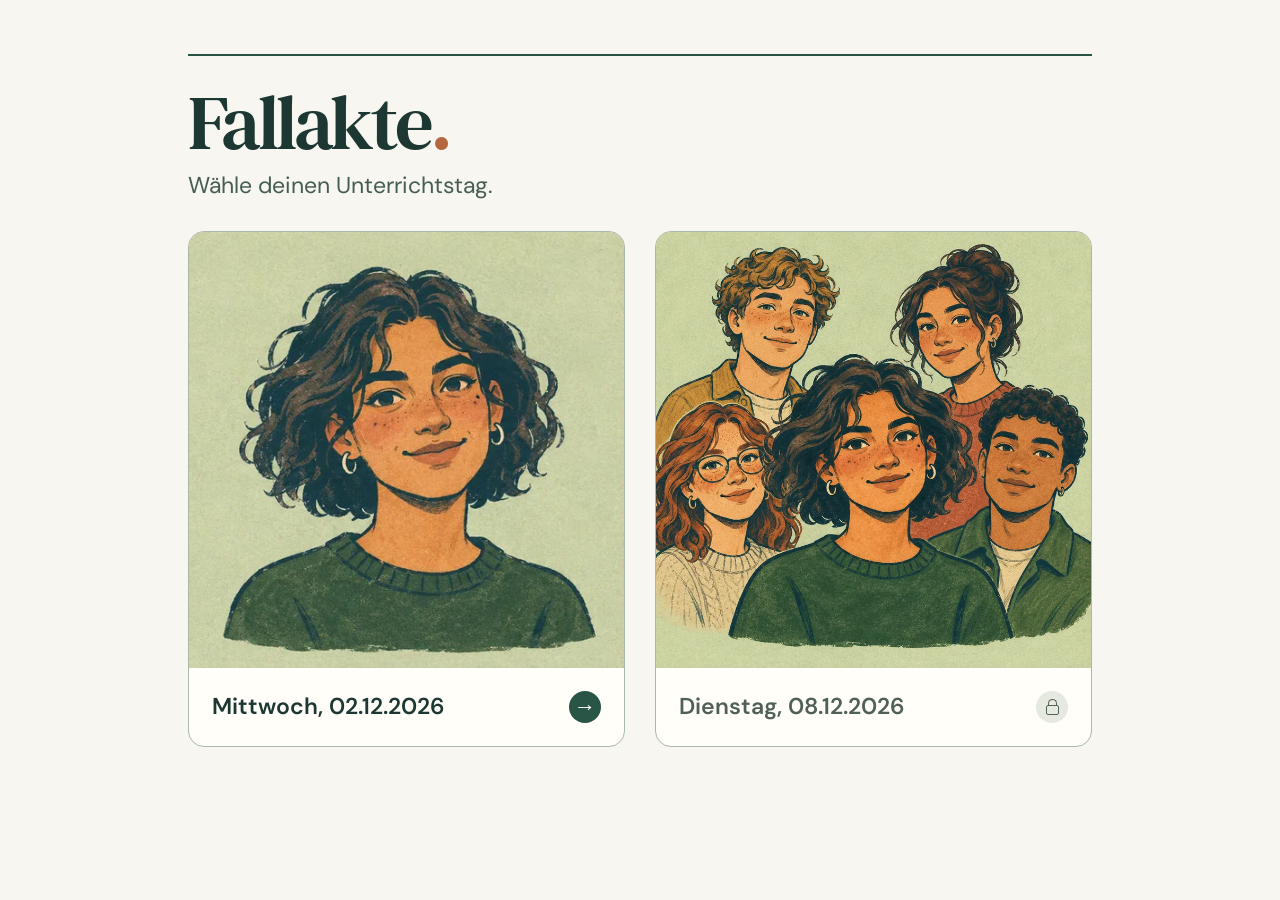
<file: index.html>
<!doctype html>
<html lang="de">
<head>
  <meta charset="utf-8">
  <meta name="viewport" content="width=device-width, initial-scale=1">
  <meta name="theme-color" content="#183c37">
  <title>Fallakte.</title>
  <link rel="stylesheet" href="tagesauswahl/start.css">
</head>
<body>
  <main id="auswahl" aria-labelledby="titel">
    <header>
      <h1 id="titel">Fallakte<span>.</span></h1>
      <p>Wähle deinen Unterrichtstag.</p>
    </header>
    <div class="tage">
      <h2>
        <button class="tag" id="erster-tag" data-modulnavigation aria-labelledby="datum-02" data-entry="02-12.html">
          <img width="480" height="480" src="assets/laura.webp" alt="Porträt von Laura">
          <span class="beschriftung"><span id="datum-02">Mittwoch, 02.12.2026</span><span class="zeichen" aria-hidden="true"></span></span>
        </button>
      </h2>
      <h2>
        <button class="tag" id="zweiter-tag" aria-labelledby="datum-08" disabled>
          <img width="820" height="820" src="tagesauswahl/assets/laura-umfeld.webp" alt="Laura mit vier Personen aus ihrem Umfeld">
          <span class="beschriftung"><span id="datum-08">Dienstag, 08.12.2026</span><span class="zeichen" aria-hidden="true"></span></span>
        </button>
      </h2>
    </div>
  </main>
  <section id="arbeitsplatz" aria-label="Gewählter Unterrichtstag" hidden>
    <nav id="tagesnavigation" aria-label="Navigation im Unterrichtstag">
      <button id="zurueck" type="button"><span aria-hidden="true">←</span> Tagesauswahl</button>
      <span class="wortmarke" aria-hidden="true">Fallakte.</span>
      <span id="modulaktionen"></span>
      <span id="gespraechsstand" role="status" aria-atomic="true" hidden></span>
    </nav>
  </section>
  <script src="tagesauswahl/sitzung.js"></script>
  <script src="tagesauswahl/start.js"></script>
</body>
</html>
</file>
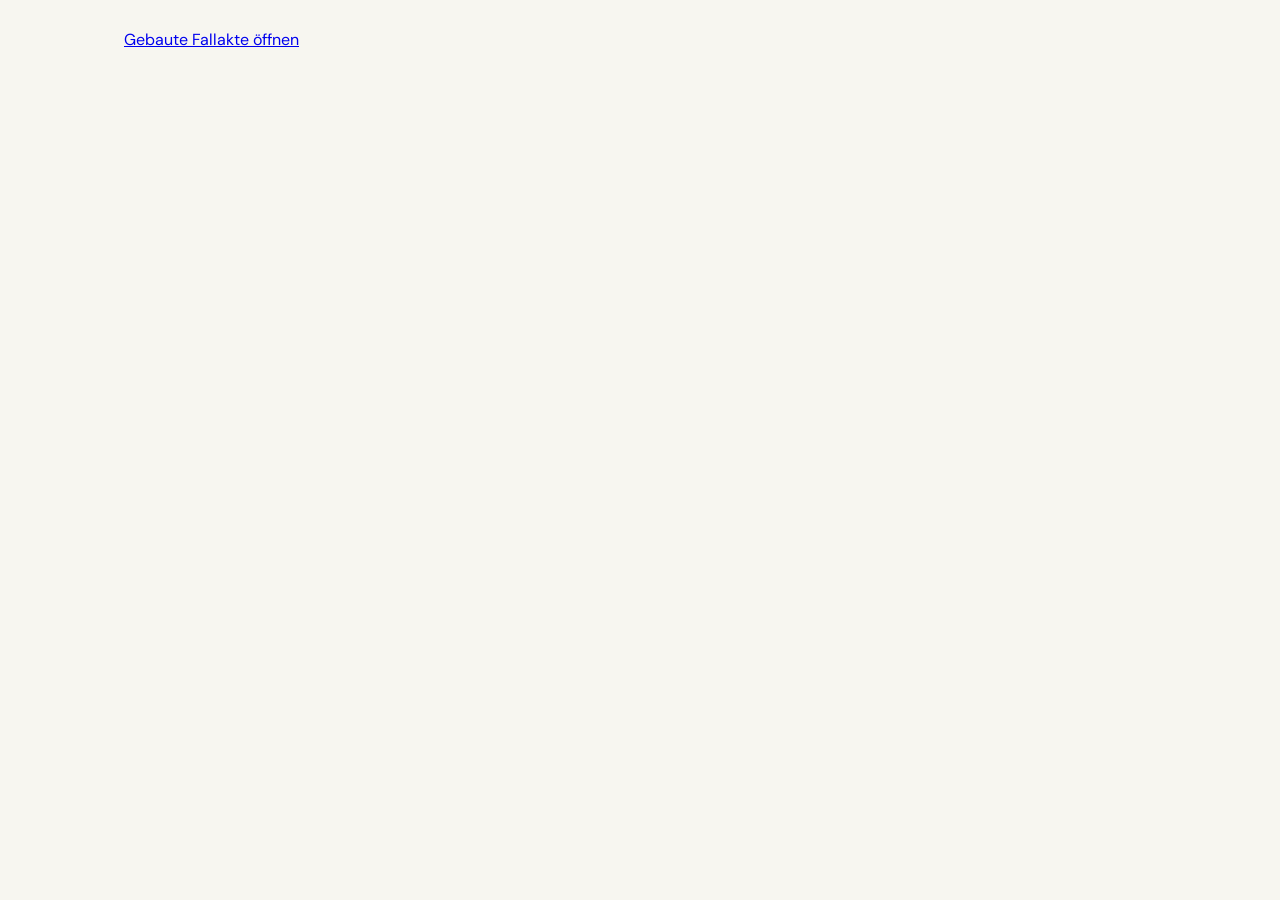
<file: module/08-12/index.html>
<!doctype html>
<html lang="de">
<head>
  <meta charset="utf-8">
  <meta name="viewport" content="width=device-width, initial-scale=1">
  <title>Lauras Nachrichten · Dienstag, 08.12.2026</title>
  <link rel="stylesheet" href="nachrichten.css">
</head>
<body>
  <nav id="local" aria-label="Navigation" hidden></nav>
  <template id="personenbilder">
    <img data-person="Laura" src="../../assets/laura.webp" alt="">
    <img data-person="Mutter" src="assets/mutter.webp" alt="">
    <img data-person="Freundin" src="assets/freundin.webp" alt="">
    <img data-person="Großmutter" src="assets/grossmutter.webp" alt="">
    <img data-person="Vater" src="assets/vater.webp" alt="">
  </template>
  <main id="page"></main>
  <script type="application/json" id="material"></script>
  <script src="../../app/ui.js"></script>
  <script src="nachrichten.js"></script>
</body>
</html>
</file>
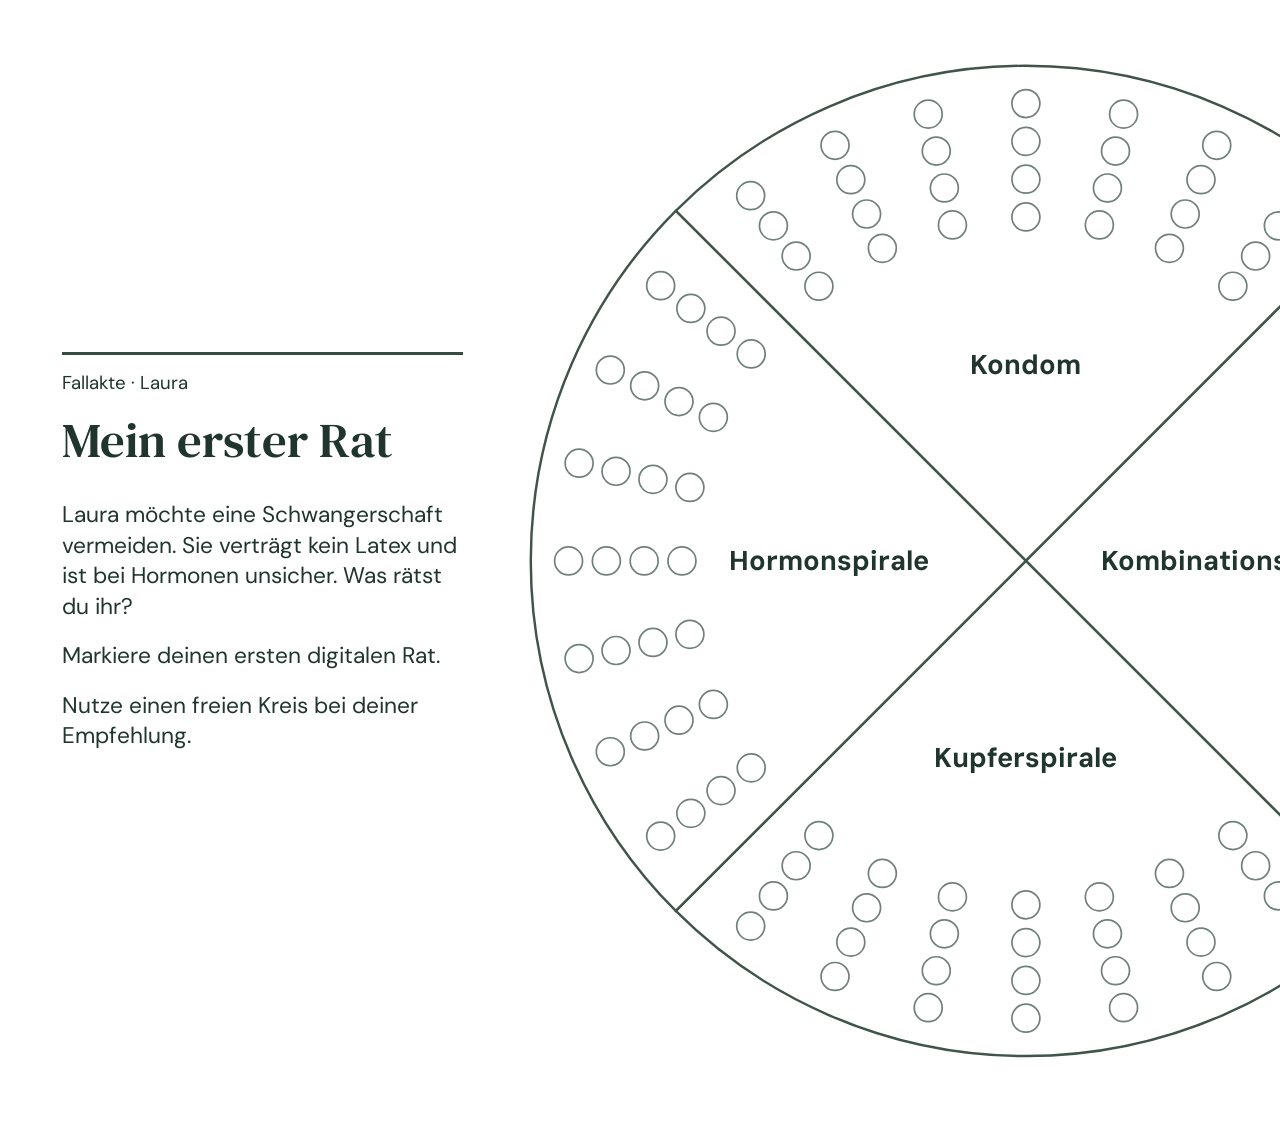
<file: material/lehrkraft/empfehlungsrad.html>
<!doctype html>
<html lang="de">
<head>
<meta charset="utf-8">
<title>Empfehlungsrad · Laura</title>
<style>
@page { size: A3 landscape; margin: 0 }
@font-face { font-family: DM Sans; src: url("../../assets/dmsans.ttf") }
@font-face { font-family: DM Serif; src: url("../../assets/dmseriftext.ttf") }
* { box-sizing: border-box }
body { margin: 0; color: #20352e; font: 17pt/1.35 "DM Sans", sans-serif }
main { width: 420mm; height: 297mm; padding: 16.5mm; display: grid; grid-template-columns: 106mm 264mm; gap: 17mm; align-items: center }
header { border-top: 1mm solid #354d40; padding-top: 4mm; font-size: 14pt }
h1 { font: 37pt/1.06 "DM Serif", Georgia, serif; margin: 5mm 0 9mm }
p { margin: 0 0 5mm }
svg { display: block; width: 264mm; height: 264mm; overflow: visible }
.sector { fill: white; stroke: #40554a; stroke-width: .65; stroke-linejoin: round }
.mark { stroke: #718078; stroke-width: .45; fill: white }
text { font: bold 7.2px "DM Sans", sans-serif; text-anchor: middle; fill: #20352e }
</style>
</head>
<body>
<main>
<section>
<header>Fallakte · Laura</header>
<h1></h1>
<p id="question"></p>
<p id="paper"></p>
<p>Nutze einen freien Kreis bei deiner Empfehlung.</p>
</section>
<svg xmlns="http://www.w3.org/2000/svg" viewBox="-132 -132 264 264" role="img" aria-label="Empfehlungsrad"></svg>
</main>
<script src="../../data/dialogdaten.js"></script>
<script>
const finalVote = new URLSearchParams(location.search).get('rad') === '2';
document.querySelector('h1').textContent = finalVote ? 'Mein letzter Rat' : 'Mein erster Rat';
document.querySelector('#question').textContent = finalVote
  ? 'Was rätst du Laura jetzt?'
  : 'Laura möchte eine Schwangerschaft vermeiden. Sie verträgt kein Latex und ist bei Hormonen unsicher. Was rätst du ihr?';
document.querySelector('#paper').textContent = finalVote
  ? 'Wählst du „Kondom + weitere Methode“? Halte beide Methoden in deinem digitalen Schlussrat fest.'
  : 'Markiere deinen ersten digitalen Rat.';
const labels = ['K','P','Cu','H'].map(id => [FALLAKTE.methods[id][0]]);
if (finalVote) labels.push(['Kondom +', 'weitere Methode']);

const wheel = document.querySelector('svg');
function add(parent, element, attrs, value) {
  const node = document.createElementNS(wheel.namespaceURI, element);
  for (const [key, val] of Object.entries(attrs)) node.setAttribute(key, val);
  if (value) node.textContent = value;
  parent.append(node);
  return node;
}
function point(radius, degrees) {
  const angle = degrees * Math.PI / 180;
  return [radius * Math.cos(angle), radius * Math.sin(angle)];
}
const span = 360 / labels.length;
labels.forEach((lines, index) => {
  const center = -90 + index * span;
  const start = point(131, center - span / 2);
  const end = point(131, center + span / 2);
  const field = add(wheel, 'g', {'aria-label': lines.join(' ')});
  add(field, 'path', {class: 'sector', d: 'M0 0 L'+start+' A131 131 0 0 1 '+end+' Z'});
  const [x, y] = point(52, center);
  lines.forEach((line, i) => add(field, 'text', {x, y: y + 2.5 + (i - (lines.length-1)/2)*8.5}, line));
  for (const radius of [91, 101, 111, 121]) {
    for (let column = -3; column <= 3; column++) {
      const [cx, cy] = point(radius, center + column * (span - 16) / 6);
      add(field, 'circle', {class: 'mark', cx, cy, r: 3.7});
    }
  }
});
</script>
</body>
</html>
</file>
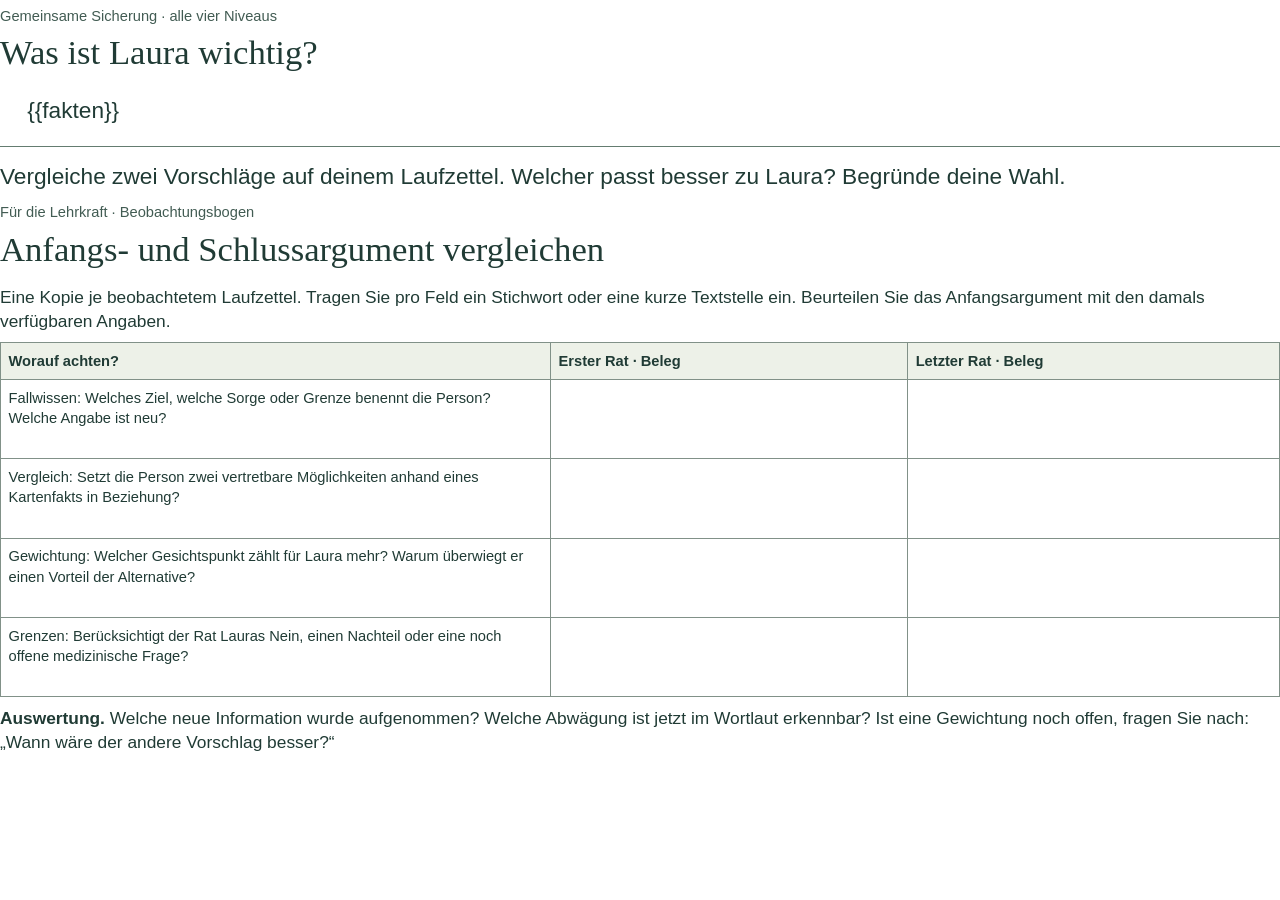
<file: material/lehrkraft/unterrichtsstopp.html>
<!doctype html>
<html lang="de"><meta charset="utf-8"><title>Laura · Unterrichtsstopp und Beobachtung</title>
<style>
@page{size:A4;margin:16mm}@page folie{size:A4 landscape;margin:13mm 16mm}
.folie{page:folie;font-size:17pt;line-height:1.25}.folie li{margin:.35em 0}*{box-sizing:border-box}body{margin:0;font:13pt/1.4 Arial,sans-serif;color:#203b35}
section+section{break-before:page}h1{font:26pt/1.15 Georgia,serif;margin:.2em 0 .45em}
p{margin:.5em 0}.label{font-size:11pt;color:#425c53}ul{padding-left:1.2em}li{margin:.5em 0}
.compare{border-top:1pt solid #647c70;padding-top:.65em}table{width:100%;border-collapse:collapse;font-size:11pt}th,td{border:1px solid #819188;padding:2mm;text-align:left;vertical-align:top}
td:first-child{width:43%}th{background:#edf1e8}td{height:21mm}
</style>
<section class="folie"><p class="label">Gemeinsame Sicherung · alle vier Niveaus</p>
<h1>Was ist Laura wichtig?</h1>
<ul>{{fakten}}</ul>
<p class="compare">Vergleiche zwei Vorschläge auf deinem Laufzettel. Welcher passt besser zu Laura? Begründe deine Wahl.</p>
</section>
<section><p class="label">Für die Lehrkraft · Beobachtungsbogen</p>
<h1>Anfangs- und Schlussargument vergleichen</h1>
<p>Eine Kopie je beobachtetem Laufzettel. Tragen Sie pro Feld ein Stichwort oder eine kurze Textstelle ein. Beurteilen Sie das Anfangsargument mit den damals verfügbaren Angaben.</p>
<table>
<tr><th>Worauf achten?</th><th>Erster Rat · Beleg</th><th>Letzter Rat · Beleg</th></tr>
<tr><td>Fallwissen: Welches Ziel, welche Sorge oder Grenze benennt die Person? Welche Angabe ist neu?</td><td></td><td></td></tr>
<tr><td>Vergleich: Setzt die Person zwei vertretbare Möglichkeiten anhand eines Kartenfakts in Beziehung?</td><td></td><td></td></tr>
<tr><td>Gewichtung: Welcher Gesichtspunkt zählt für Laura mehr? Warum überwiegt er einen Vorteil der Alternative?</td><td></td><td></td></tr>
<tr><td>Grenzen: Berücksichtigt der Rat Lauras Nein, einen Nachteil oder eine noch offene medizinische Frage?</td><td></td><td></td></tr>
</table>
<p><b>Auswertung.</b> Welche neue Information wurde aufgenommen? Welche Abwägung ist jetzt im Wortlaut erkennbar? Ist eine Gewichtung noch offen, fragen Sie nach: „Wann wäre der andere Vorschlag besser?“</p>
</section></html>
</file>
<file: tagesauswahl/start.css>
@font-face {
  font-family: "DM Sans";
  src: url("../assets/dmsans.ttf") format("truetype");
  font-weight: 100 1000;
  font-display: swap;
}
@font-face {
  font-family: "DM Serif Text";
  src: url("../assets/dmseriftext.ttf") format("truetype");
  font-display: swap;
}
:root {
  color-scheme: light;
  font-family: "DM Sans", Arial, sans-serif;
  color: #1d3833;
  background: #f7f6f0;
}
* { box-sizing: border-box; }
[hidden] { display: none !important; }
body, h1, h2, p { margin: 0; }
button { font: inherit; color: inherit; cursor: pointer; touch-action: manipulation; }
button:focus-visible { outline: 3px solid #974c1f; outline-offset: 4px; }

#auswahl {
  width: min(94%, 956px);
  margin-inline: auto;
  padding: clamp(22px, 6vh, 72px) clamp(6px, 2vw, 26px) 36px;
}
#auswahl header {
  margin-bottom: clamp(18px, 3.5vh, 38px);
  border-top: 2px solid #285345;
  padding-top: clamp(16px, 3vh, 36px);
}
h1 {
  font: clamp(48px, 6vw, 80px)/1.04 "DM Serif Text", Georgia, serif;
  letter-spacing: -.045em;
}
h1 span { color: #b76740; }
header p { font-size: clamp(18px, 2vw, 23px); margin-top: 7px; color: #465d52; }
.tage { display: grid; grid-template-columns: repeat(2, minmax(0, 1fr)); gap: clamp(14px, 2.6vw, 30px); }
h2 { min-width: 0; font: 600 clamp(16px, 2vw, 23px)/1.3 "DM Sans", Arial, sans-serif; }
.tag {
  width: 100%;
  display: block;
  text-align: left;
  border: 1px solid #aab8a7;
  border-radius: 16px;
  padding: 0;
  overflow: hidden;
  background: #fffef9;
}
.tag:enabled:hover { border-color: #265444; box-shadow: 0 2px 9px #20433526; }
.tag:disabled { opacity: 1; cursor: default; color: #506056; }
.tag img { display: block; width: 100%; height: auto; aspect-ratio: 1; }
.beschriftung {
  display: flex;
  align-items: center;
  justify-content: space-between;
  gap: 8px;
  padding: clamp(14px, 2vw, 23px);
}
.zeichen {
  display: grid;
  place-items: center;
  flex: 0 0 32px;
  height: 32px;
  border-radius: 50%;
  color: #fffef9;
  background: #285545;
}
.zeichen::before { content: '→'; font: 22px/1 Arial, sans-serif; }
:disabled .zeichen { position: relative; background: #e5e9df; color: #516353; }
:disabled .zeichen::before {
  content: ''; width: 7px; height: 6px; border: 1.8px solid; border-bottom: 0;
  border-radius: 5px 5px 0 0; transform: translateY(-4px);
}
:disabled .zeichen::after {
  position: absolute; content: ''; border: 1.8px solid; width: 11px;
  height: 8px; border-radius: 2px; top: 14px;
}
#arbeitsplatz { height: 100vh; height: 100dvh; display: flex; flex-direction: column; }
#arbeitsplatz { container-type: inline-size; }
#tagesnavigation {
  flex: none;
  display: flex;
  flex-wrap: wrap;
  align-items: center;
  justify-content: flex-start;
  column-gap: clamp(3px, 1vw, 14px);
  padding: 1px clamp(4px, 1.5vw, 24px);
  background: #183c37;
  color: #fbfcf6;
  font-size: .9375rem;
}
#tagesnavigation button {
  display: inline-flex;
  align-items: center;
  justify-content: center;
  gap: .35em;
  max-width: 100%;
  min-width: 44px;
  min-height: 44px;
  padding: .18em .48em;
  border: 0;
  border-radius: 5px;
  color: inherit;
  background: transparent;
  font: inherit;
  font-weight: 650;
  line-height: 1.16;
}
#tagesnavigation button:hover, #tagesnavigation [aria-current="page"] { background: #305548; }
#tagesnavigation button:focus-visible { outline: 2px solid #e0ebbf; outline-offset: -3px; }
#tagesnavigation svg { width: 1.15em; height: 1.15em; flex: none; fill: none; stroke: currentColor; stroke-width: 1.8; stroke-linejoin: round; stroke-linecap: round; }
.wortmarke { font: 1.55rem/1.45 "DM Serif Text", Georgia, serif; letter-spacing: -.04em; }
#modulaktionen { display: contents; }
#gespraechsstand { margin-inline-start: auto; padding: 1px .35em; font-size: .88rem; line-height: 1.4; font-weight: 600; }
@container (max-width: 48rem) { .wortmarke { display: none; } }
@container (min-width: 31rem) and (max-width: 48rem) {
  #tagesnavigation { column-gap: 3px; padding-inline: 4px; }
  #tagesnavigation button { padding-inline: .25em; }
  #gespraechsstand { flex: 1 0 9ch; text-align: right; text-wrap: balance; }
}
@container (max-width: 31rem) {
  #tagesnavigation { column-gap: 2px; justify-content: space-between; }
  #tagesnavigation button { flex-direction: column; gap: 1px; padding: 2px 3px; font-size: .875rem; }
  #gespraechsstand { margin-inline-start: 0; }
}
#arbeitsplatz iframe { display: block; width: 100%; flex: 1; min-height: 0; border: 0; }
@media (max-width: 580px) {
  #auswahl { width: min(100% - 28px, 396px); padding: 16px 0 24px; }
  .tage { grid-template-columns: 1fr; }
  .tag { display: grid; grid-template-columns: 42% 1fr; align-items: stretch; }
  .beschriftung { flex-direction: column; justify-content: center; align-items: flex-start; }
}
@media (min-width: 581px) and (max-height: 660px) {
  #auswahl { width: min(94%, max(620px, 116vh)); padding-block: 12px; }
  #auswahl header { padding-top: 10px; margin-bottom: 12px; }
  h1 { font-size: 44px; }
  .beschriftung { padding: 10px 14px; }
}
</file>
<file: module/08-12/nachrichten.css>
@font-face{font-family:"DM Sans";src:url(../../assets/dmsans.ttf)}
@font-face{font-family:"DM Serif Text";src:url(../../assets/dmseriftext.ttf)}
:root{color-scheme:light;font:100%/1.45 "DM Sans",system-ui,sans-serif;color:#233e34;background:#f7f6f0}
*{box-sizing:border-box}
[hidden]{display:none!important}
body{margin:0}
main,nav{width:min(100%,68rem);margin:auto;padding:clamp(.8rem,2.4vw,1.75rem)}
nav,.row,.levels,.options,.tools,.help-list{display:flex;flex-wrap:wrap;align-items:center;gap:.5rem}
nav{padding-block:.4rem;background:#fffef9}
h1,h2,h3,p,blockquote{margin:0}
h1,.question{font:normal clamp(1.7rem,4vw,2.75rem)/1.13 "DM Serif Text",Georgia,serif;letter-spacing:-.025em}
h2{font-size:1.18rem;line-height:1.3}
h3,legend{font-size:1.04rem;font-weight:700}
section,article,aside,details,fieldset{min-width:0}
main{overflow-wrap:anywhere}
button,summary,textarea{font:inherit;color:inherit}
button,summary{cursor:pointer;touch-action:manipulation}
button{min-height:44px;min-width:44px;max-width:100%;border:1px solid #a3b1a5;border-radius:.65rem;background:#fffef9;padding:.52rem .85rem;line-height:1.28;text-align:left;overflow-wrap:anywhere}
button:hover,summary:hover{background:#eef2e9}
button:focus-visible,summary:focus-visible,textarea:focus-visible{outline:3px solid #9b4c24;outline-offset:2px}
button[aria-pressed=true],.primary{background:#285441;color:white;border-color:#285441}
.primary:hover,button[aria-pressed=true]:hover{background:#1c4232}
main>*+*,.stack>*+*{margin-top:.8rem}
.eyebrow,.line-label{font-size:.9rem;font-weight:700;color:#52665a}
.intro,.panel,.notice{background:#fffef9;border:1px solid #c0cabe;border-radius:.85rem;padding:clamp(.75rem,1.7vw,1.12rem)}
.intro{background:#edf1e7}
.intro summary{font-weight:700}
summary{min-height:44px;align-content:center;padding:.3rem 0}
.work{display:grid;grid-template-columns:minmax(0,.83fr) minmax(0,1.17fr);gap:.85rem;align-items:start}
.work aside{border-top:3px solid #b87951}
.work article{border-top:3px solid #416751}
.lines{list-style:none;margin:.45rem 0 0;padding:0}
.lines li{display:flex;align-items:baseline;gap:.65rem;padding:.3rem 0}
.lines b{flex:none;width:1.5em;color:#4a6152;font-size:.9rem}
fieldset{margin:0;padding:0;border:0}
legend{margin:0 0 .35rem}
.options{align-items:stretch;flex-direction:column}
.category-grid{display:grid;grid-template-columns:repeat(2,minmax(0,1fr));gap:.45rem}
.map-cell{border:1px solid #c0cabe;border-radius:.65rem;padding:.55rem;min-width:0}
.map-field,.map-cell small{display:block}
.map-field small,.map-cell .feedback{font-size:.9em;margin-block:.25rem}
.map-field select{font:inherit;color:inherit;background:#fffef9;min-height:44px;width:100%;border:1px solid #83978b;border-radius:.5rem}
.map-field select:focus-visible{outline:3px solid #9b4c24;outline-offset:2px}
@media(max-width:27rem){main{padding-inline:.45rem}.map-cell{padding:.3rem}.map-field select{font-size:.9em}}
.note{border-left:3px solid #a86a39;background:#fbf1df;padding:.55rem .8rem}
.feedback{border-left:3px solid #497653;background:#edf4e9;padding:.55rem .8rem}
.retry{border-color:#aa5943;background:#fbede5}
.small{font-size:.94rem}
textarea{width:100%;min-height:4.5rem;border:1px solid #83978b;border-radius:.5rem;padding:.6rem;background:white}
.sources{color:#51655a;font-size:.9rem}
@media(max-width:43rem){.work{grid-template-columns:minmax(0,1fr)}.work{gap:.6rem}main>*+*,.stack>*+*{margin-top:.6rem}.panel{padding:.75rem}}
.pair-label{max-width:100%;display:inline-flex;flex-wrap:wrap;align-items:center;gap:.5rem}
.pair-label select{font:inherit;color:inherit;background:#fffef9;min-height:44px;width:8.5em;min-width:44px;max-width:100%;border:1px solid #83978b;border-radius:.5rem}

.short-lines{white-space:pre-line}

.letter{display:grid;grid-template-columns:clamp(5.25rem,13vw,8rem) minmax(0,1fr);column-gap:1.15rem;align-items:start}
.letter img{grid-row:span 3;width:100%;aspect-ratio:1;border-radius:1rem;object-fit:cover}
.signature{font-weight:700;color:#486653}
.letter h1,.restart h1{font-size:clamp(1.48rem,3vw,2rem);margin:.1rem 0 .35rem}
.message-text p+p{margin-top:.24em}
.letter .message-text{max-width:76ch;line-height:1.35}
.level-choice .levels{display:inline-flex;gap:0;background:#fffef9;border:1px solid #bcc8bc;border-radius:.65rem;padding:2px}
.level-choice .levels button{border:0;background:transparent;min-width:3.6em;text-align:center;padding-inline:.5em}
.level-choice .levels button[aria-pressed=true]{background:#285441}
.mode-controls{display:flex;flex-wrap:wrap;gap:0 .75rem;align-items:center}
.mode-controls details{flex:0 1 auto;min-width:0}
.level-choice legend,.inbox>h2{font-size:1rem;font-weight:700}
.inbox>h2{margin-bottom:.35rem}
.person-cards,.restart-people{display:grid;gap:.65rem}
.person-cards{grid-template-columns:repeat(auto-fit,minmax(min(100%,10.7rem),1fr))}
.person-card{display:grid;grid-template-columns:clamp(4rem,9vw,6rem) minmax(0,1fr);column-gap:.85rem;align-items:center;padding:.6rem;background:#fffef9;border:1px solid #bbc8bc;border-radius:.8rem}
.person-card img{grid-row:span 2;width:100%;aspect-ratio:1;object-fit:cover;border-radius:.5rem}
.person-card h3{font:normal 1.45rem/1.15 "DM Serif Text",Georgia,serif}
.entry-links{display:grid;gap:.18rem}
.entry-links button{border:0;border-radius:.4rem;background:transparent;padding:.22rem .35rem;text-align:left;text-decoration:underline;text-decoration-color:#a1b4a5;text-underline-offset:.17em}
.entry-links button:hover{background:#eef2e9}
.extra .person-card{grid-template-columns:clamp(2.8rem,6vw,4.2rem) minmax(0,1fr);background:transparent}
.extra .person-card h3{font-size:1.2rem}
.sender,.restart-people button{display:flex;align-items:center;gap:.55rem}
.sender img,.restart-people img{width:2rem;height:2rem;object-fit:cover;border-radius:50%;flex:none}
.restart-people{grid-template-columns:repeat(auto-fit,minmax(min(100%,9em),1fr))}
.restart-people button{padding:.3rem .5rem}
.restart p{max-width:62ch}
@media(max-width:44rem){
  .person-card,.extra .person-card{grid-template-columns:2.6rem minmax(0,1fr);gap:.25rem .4rem;padding:.38rem}
  .person-card img{grid-row:auto}
  .person-card h3{font-size:1.16rem}
  .extra .person-card img{width:2.2rem}
  .entry-links{grid-column:1/-1}
  .mode-controls details{flex:1 1 7rem}
  .level-choice .levels button{min-width:44px}
}
@media(max-width:32rem){
  .letter{grid-template-columns:3.65rem minmax(0,1fr);column-gap:.65rem}
  .letter img{grid-row:span 2}
  .letter .message-text{grid-column:1/-1;margin-top:.35rem}
  .person-cards{gap:.4rem}
}
@media(max-width:20rem){.person-cards{grid-template-columns:minmax(0,1fr)}}

.work aside.stack>*+*{margin-top:.44rem}
.work aside .lines li{padding-block:.18rem}
.restart-people img{width:2.35rem;height:2.35rem}
@media(max-width:36rem){
  .restart~fieldset{margin-top:.35rem}
  .restart~fieldset legend{margin-bottom:.18rem}
  .restart-people{display:flex;flex-wrap:wrap;gap:.35rem}
  .restart-people button{flex:1 1 auto;min-width:max-content;flex-direction:column;justify-content:center;gap:.12rem;padding:.25rem .35em;white-space:nowrap}
}
</file>
